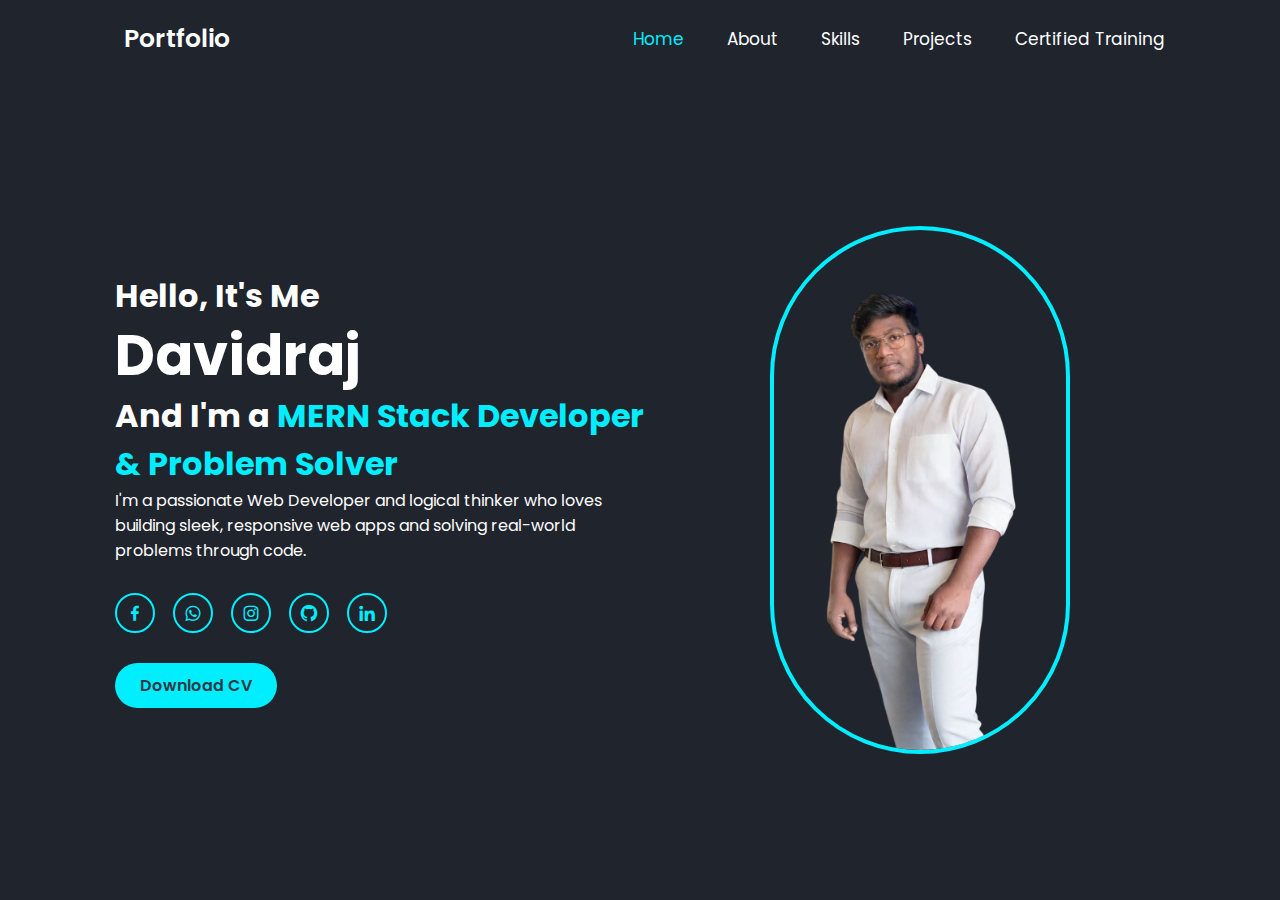
<file: index.html>
<!DOCTYPE html>
<html lang="en">
<head>
  <meta charset="UTF-8" />
  <meta name="viewport" content="width=device-width, initial-scale=1.0"/>
  <title>Responsive Personal Portfolio | Davidraj</title>

  <!-- Boxicons CDN -->
  <link href='https://unpkg.com/boxicons@2.1.4/css/boxicons.min.css' rel='stylesheet'>

  <!-- Custom CSS -->
  <link rel="stylesheet" href="style.css" />
</head>
<body>

  <!-- Header -->
  <header class="header">
    
   <pre> <a href="#" class="logo"> Portfolio</a></pre>
    <i class='bx bx-menu' id="menu-icon"></i>
    <nav class="navbar">
      <a href="#home" class="active">Home</a>
      <a href="About.html">About</a>
      <a href="Skills.html">Skills</a>
      <a href="projects.html">Projects</a>
      <a href="certified.html">Certified Training</a>
    </nav>
  </header>

  <!-- Home Section -->
  <section class="home" id="home">
    <div class="home-content">
      <h3>Hello, It's Me</h3>
      <h1>Davidraj</h1>
      <h3>And I'm a <span>MERN Stack Developer & Problem Solver</span></h3>
      <p>I'm a passionate Web Developer and logical thinker who loves building sleek, responsive web apps and solving real-world problems through code.</p>

      <!-- Social Media Icons -->
      <div class="social-media">
        <a href="https://www.facebook.com/share/1ArXm74SzN/" target="_blank"><i class='bx bxl-facebook'></i></a>
        <a href="https://wa.me/qr/5TWKZUNO3TZRA1" target="_blank"><i class='bx bxl-whatsapp'></i></a>
        <a href="https://www.instagram.com/davidraj_319?igsh=dHQ4cHNyd3F3ejhp" target="_blank"><i class='bx bxl-instagram'></i></a>
        <a href="https://github.com/davidraj6302" target="_blank"><i class='bx bxl-github'></i></a>
        <a href="https://www.linkedin.com/in/devid-raju-0505252b2" target="_blank"><i class='bx bxl-linkedin'></i></a>
      </div>

      <!-- Download CV Button -->
      <a href="David_web development.pdf" class="btn">Download CV</a>
    </div>

    <div class="home-img">
      <img src="my photo.png" alt="Davidraj Photo" />
    </div>
  </section>
<script src="script.js"></script>
</body>
</html>
</file>
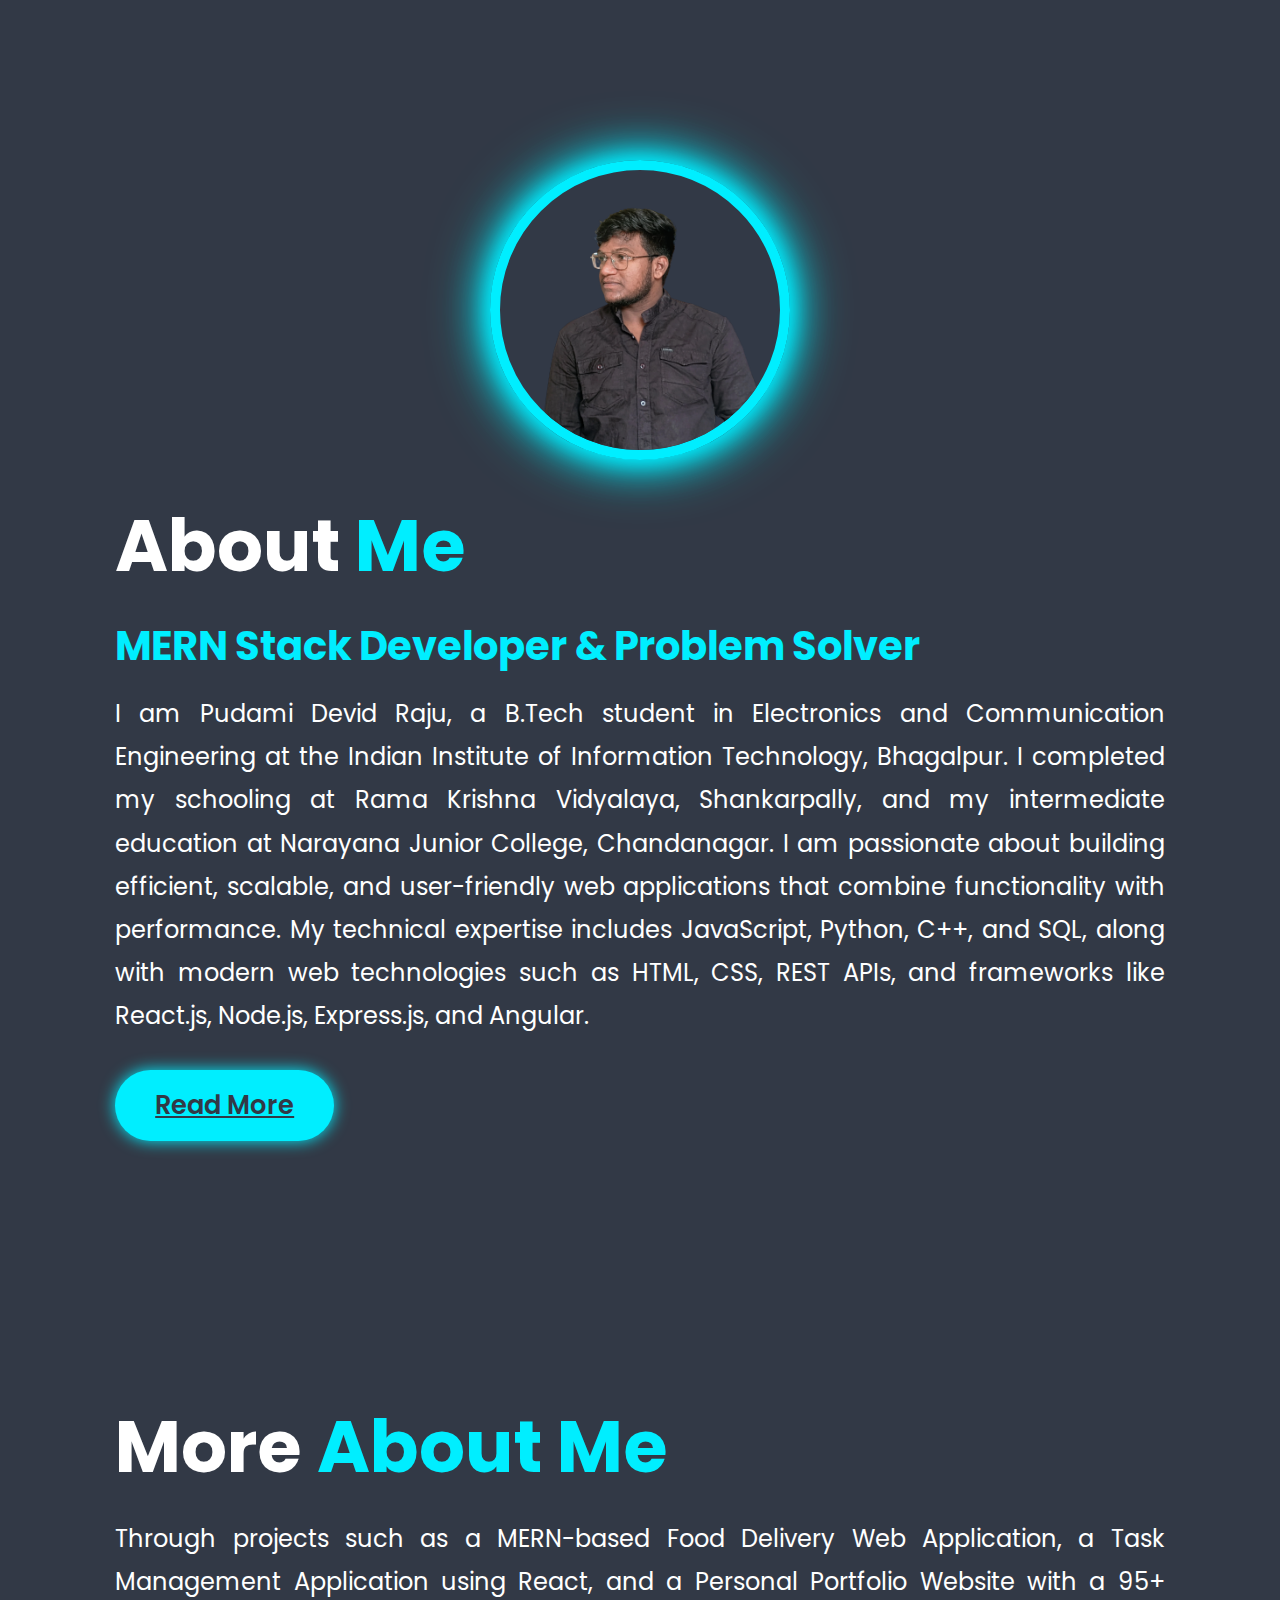
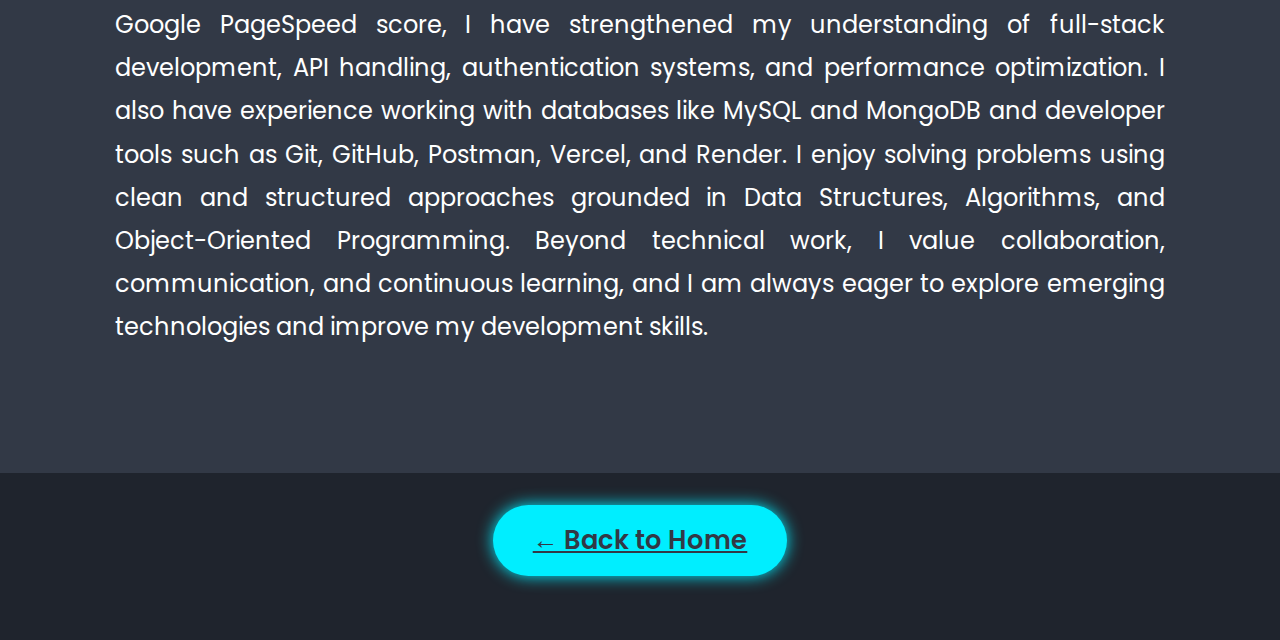
<file: About.html>
<!DOCTYPE html>
<html lang="en">
<head>
  <meta charset="UTF-8" />
  <meta name="viewport" content="width=device-width, initial-scale=1.0" />
  <title>About Me | Davidraj</title>
  <link rel="stylesheet" href="About.css" />
  <!-- Boxicons (optional) -->
  <link href="https://unpkg.com/boxicons@2.1.4/css/boxicons.min.css" rel="stylesheet" />
</head>
<body>

  <!-- About Section -->
  <section class="about" id="about">
    <div class="about-img">
      <img src="about image.png" alt="My Profile Picture" />
    </div>

    <div class="about-content">
      <h2 class="heading">About <span>Me</span></h2>
      <h3>MERN Stack Developer & Problem Solver</h3>
      <p>
        I am Pudami Devid Raju, a B.Tech student in Electronics and Communication Engineering at the Indian Institute of Information Technology, Bhagalpur. I completed my schooling at Rama Krishna Vidyalaya, Shankarpally, and my intermediate education at Narayana Junior College, Chandanagar.

I am passionate about building efficient, scalable, and user-friendly web applications that combine functionality with performance. My technical expertise includes JavaScript, Python, C++, and SQL, along with modern web technologies such as HTML, CSS, REST APIs, and frameworks like React.js, Node.js, Express.js, and Angular.
      </p>
      <a href="#more-about" class="btn">Read More</a>
    </div>
  </section>

  <!-- Extended More About Section -->
  <section class="about" id="more-about">
    <div class="about-content">
      <h2 class="heading">More <span>About Me</span></h2>
      <p>
       Through projects such as a MERN-based Food Delivery Web Application, a Task Management Application using React, and a Personal Portfolio Website with a 95+ Google PageSpeed score, I have strengthened my understanding of full-stack development, API handling, authentication systems, and performance optimization.

I also have experience working with databases like MySQL and MongoDB and developer tools such as Git, GitHub, Postman, Vercel, and Render.

I enjoy solving problems using clean and structured approaches grounded in Data Structures, Algorithms, and Object-Oriented Programming. Beyond technical work, I value collaboration, communication, and continuous learning, and I am always eager to explore emerging technologies and improve my development skills.
      </p>
    </div>
  </section>

  <!-- Back to Home Button -->
  <div class="back-btn">
    <a href="index.html" class="btn">← Back to Home</a>
  </div>

</body>
</html>
</file>
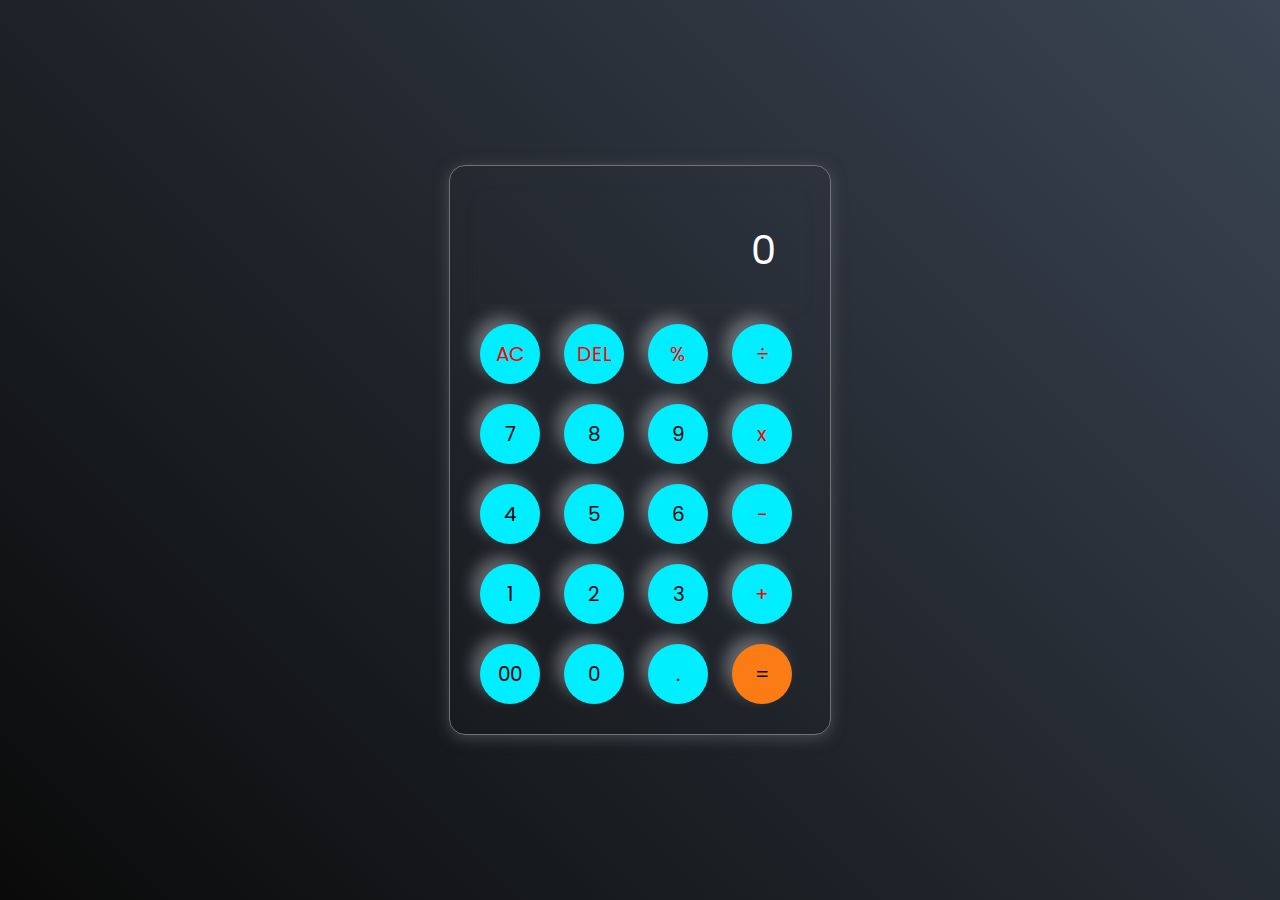
<file: calculator.html>
<!DOCTYPE html>
<html lang="en">
<head>
    <meta charset="UTF-8">
    <meta name="viewport" content="width=device-width, initial-scale=1.0">
    <title>Calculator</title>
    <link rel="stylesheet" href="calculator.css">
</head>
<body>
   <div class="calculator">
        <input type="text" placeholder="0" id="inputBox">
        <div>
            <button class="operator">AC</button>
            <button class="operator">DEL</button>
            <button class="operator">%</button>
            <button class="operator">÷</button>
        </div>
        <div>
            <button>7</button>
            <button>8</button>
            <button>9</button>
            <button class="operator">x</button>
        </div>
        <div>
            <button>4</button>
            <button>5</button>
            <button>6</button>
            <button class="operator">-</button>
        </div>
        <div>
            <button>1</button>
            <button>2</button>
            <button>3</button>
            <button class="operator">+</button>
        </div>
        <div>
            <button>00</button>
            <button>0</button>
            <button>.</button>
            <button class="equalbtn">=</button>
        </div>
   </div>
   <script src="claculator.js"></script>
</body>
</html>
</file>
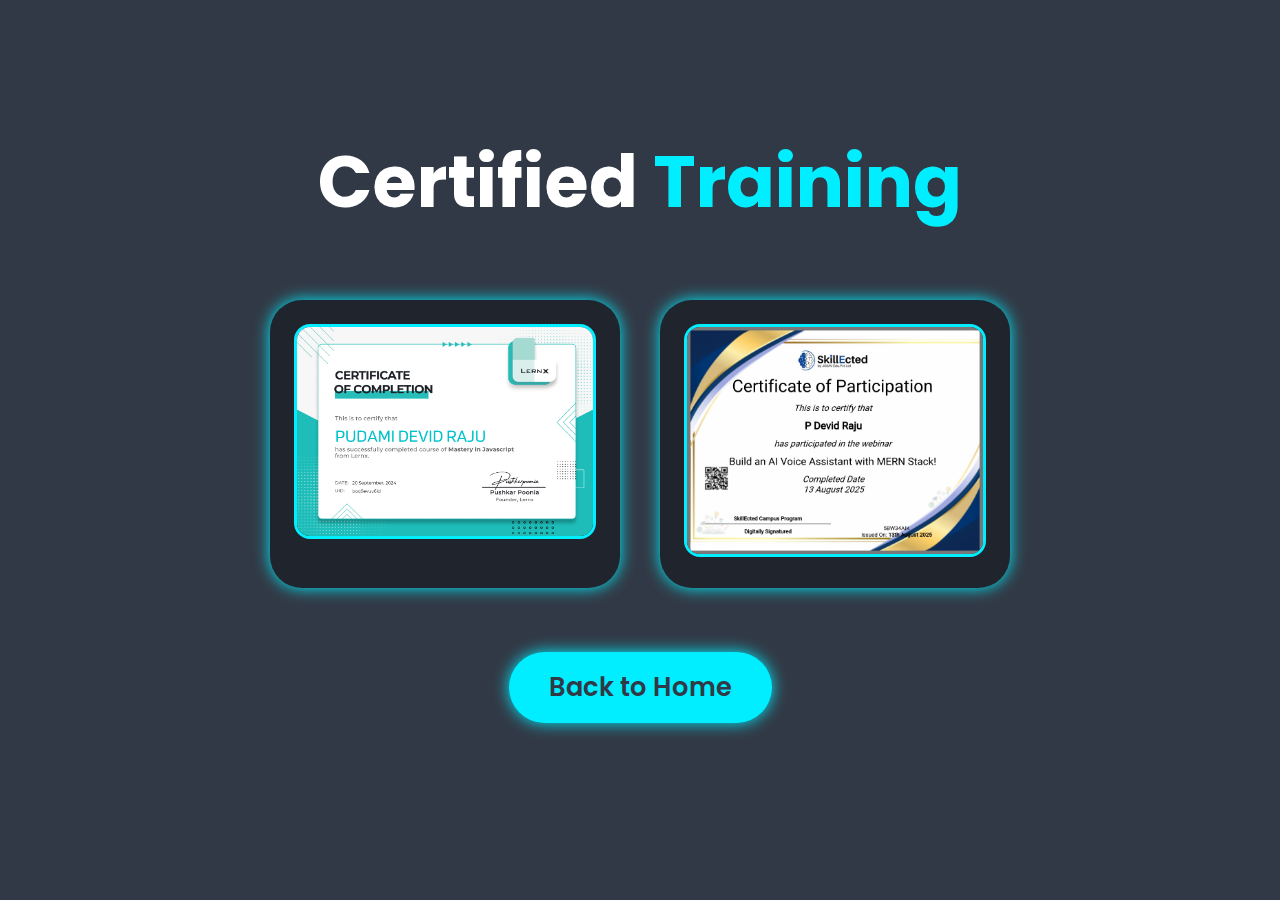
<file: certified.html>
<!DOCTYPE html>
<html lang="en">
<head>
    <meta charset="UTF-8">
    <meta name="viewport" content="width=device-width, initial-scale=1.0">
    <title>Certified Training | Davidraj</title>
    <link rel="stylesheet" href="certified.css">
</head>
<body>

    <section id="certified">
        <h2 class="heading">Certified <span>Training</span></h2>

        <div class="certificates-container">
            <div class="certificate-box">
                <a href="javascript certificate.png" target="_blank">
                    <img src="javascript certificate.png" alt="JavaScript Certification - Lernx">
                </a>
            </div>
            <div class="certificate-box">
                <a href="voice asistant certificate.png" target="_blank">
                    <img src="voice asistant certificate.png" alt="voice assistant">
                </a>
            </div>
           
        </div>

        <a href="index.html" class="back-button">Back to Home</a>
    </section>

</body>
</html>
</file>
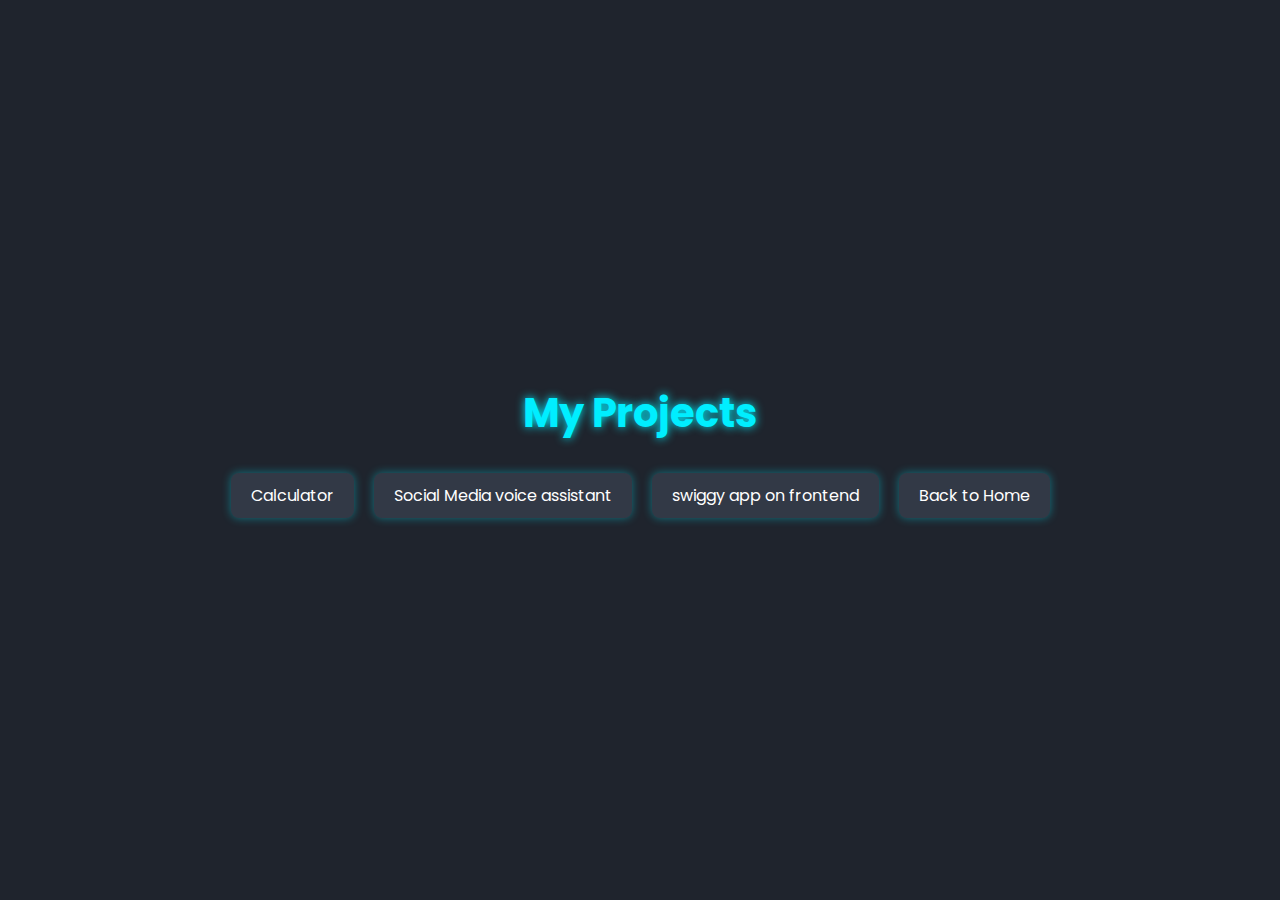
<file: projects.html>
<!DOCTYPE html>
<html lang="en">
<head>
    <meta charset="UTF-8">
    <meta name="viewport" content="width=device-width, initial-scale=1.0">
    <title>Projects</title>
    <link rel="stylesheet" href="project.css">
</head>
<body>
    <div class="container">
        <h1>My Projects</h1>
        <div class="links">
            <a href="calculator.html" class="btn">Calculator</a>
            <a href="https://davidraj6302.github.io/SM-voice-assistant/" class="btn">Social Media voice assistant</a>
            <a href="https://swiggy-client-side-react.vercel.app/"  class="btn">swiggy app on frontend</a>
            <a href="index.html" class="btn">Back to Home</a>
        </div>
    </div>
</body>
</html>
</file>
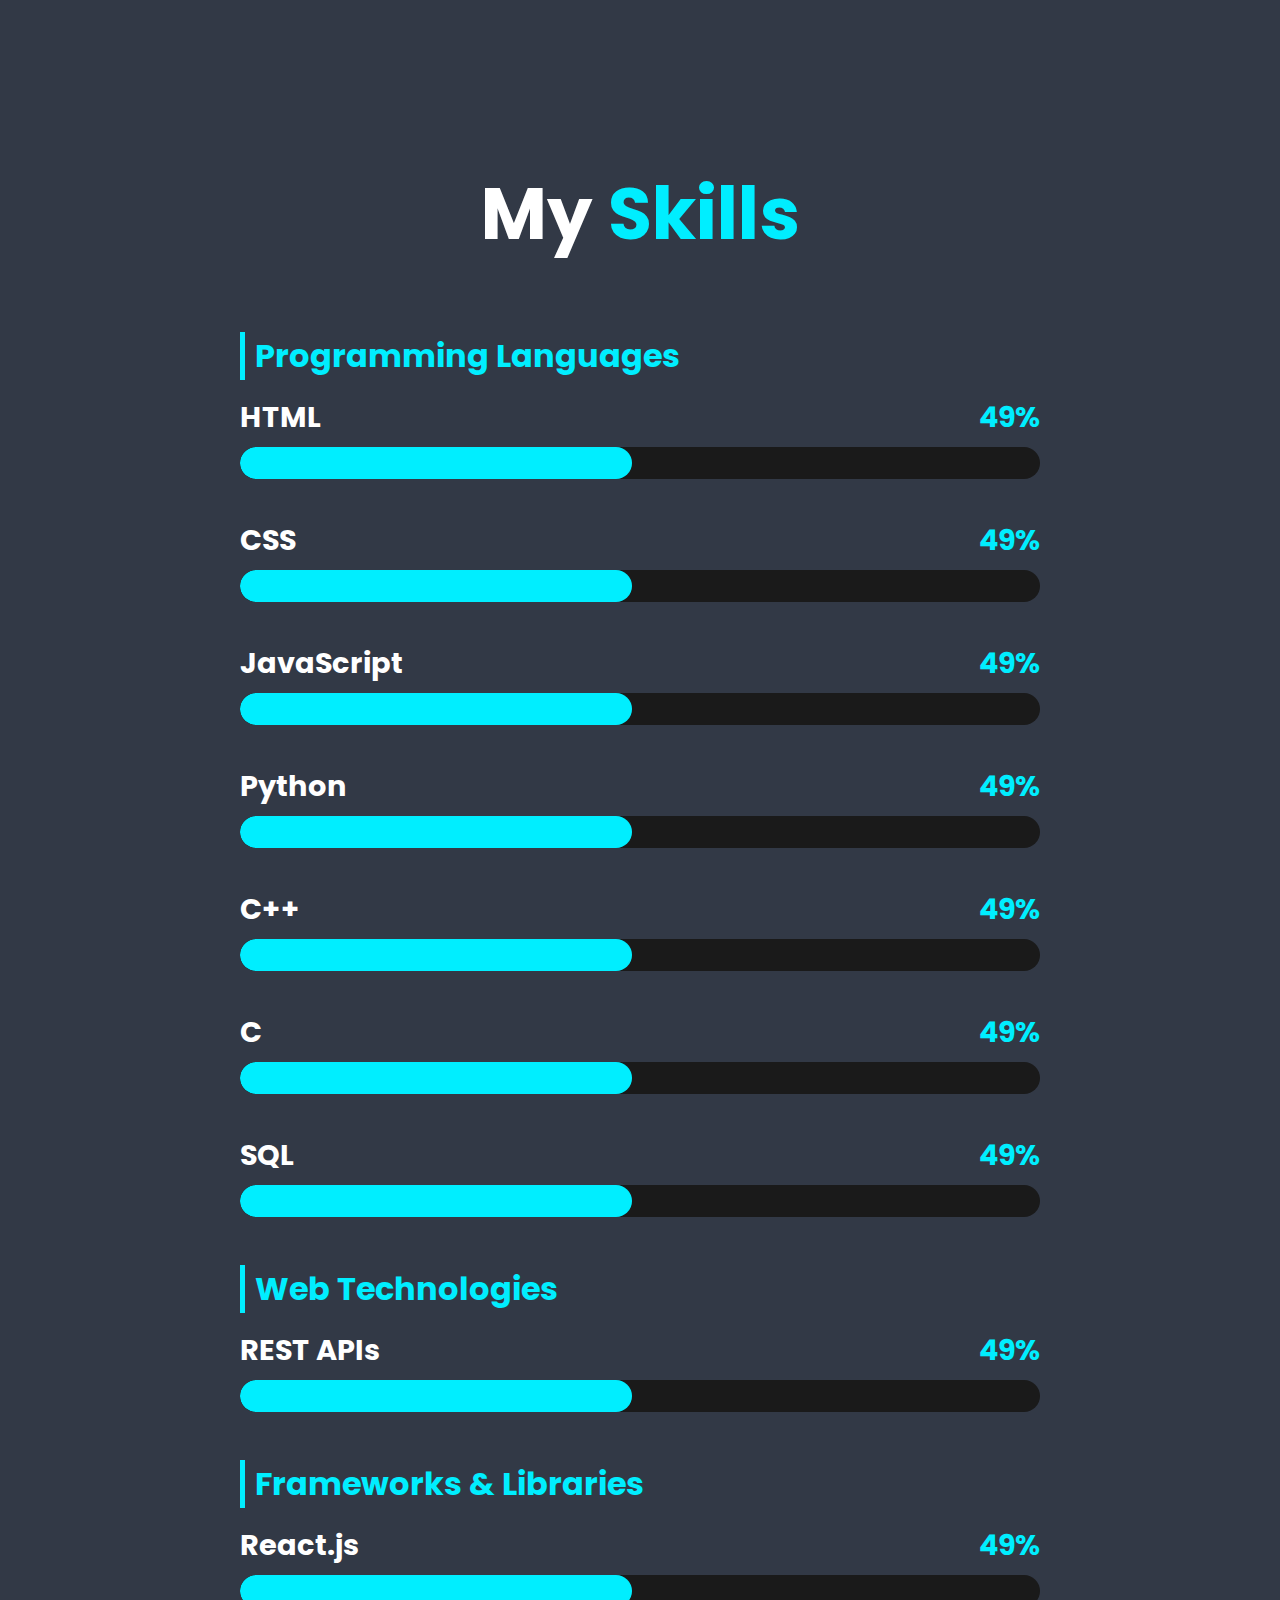
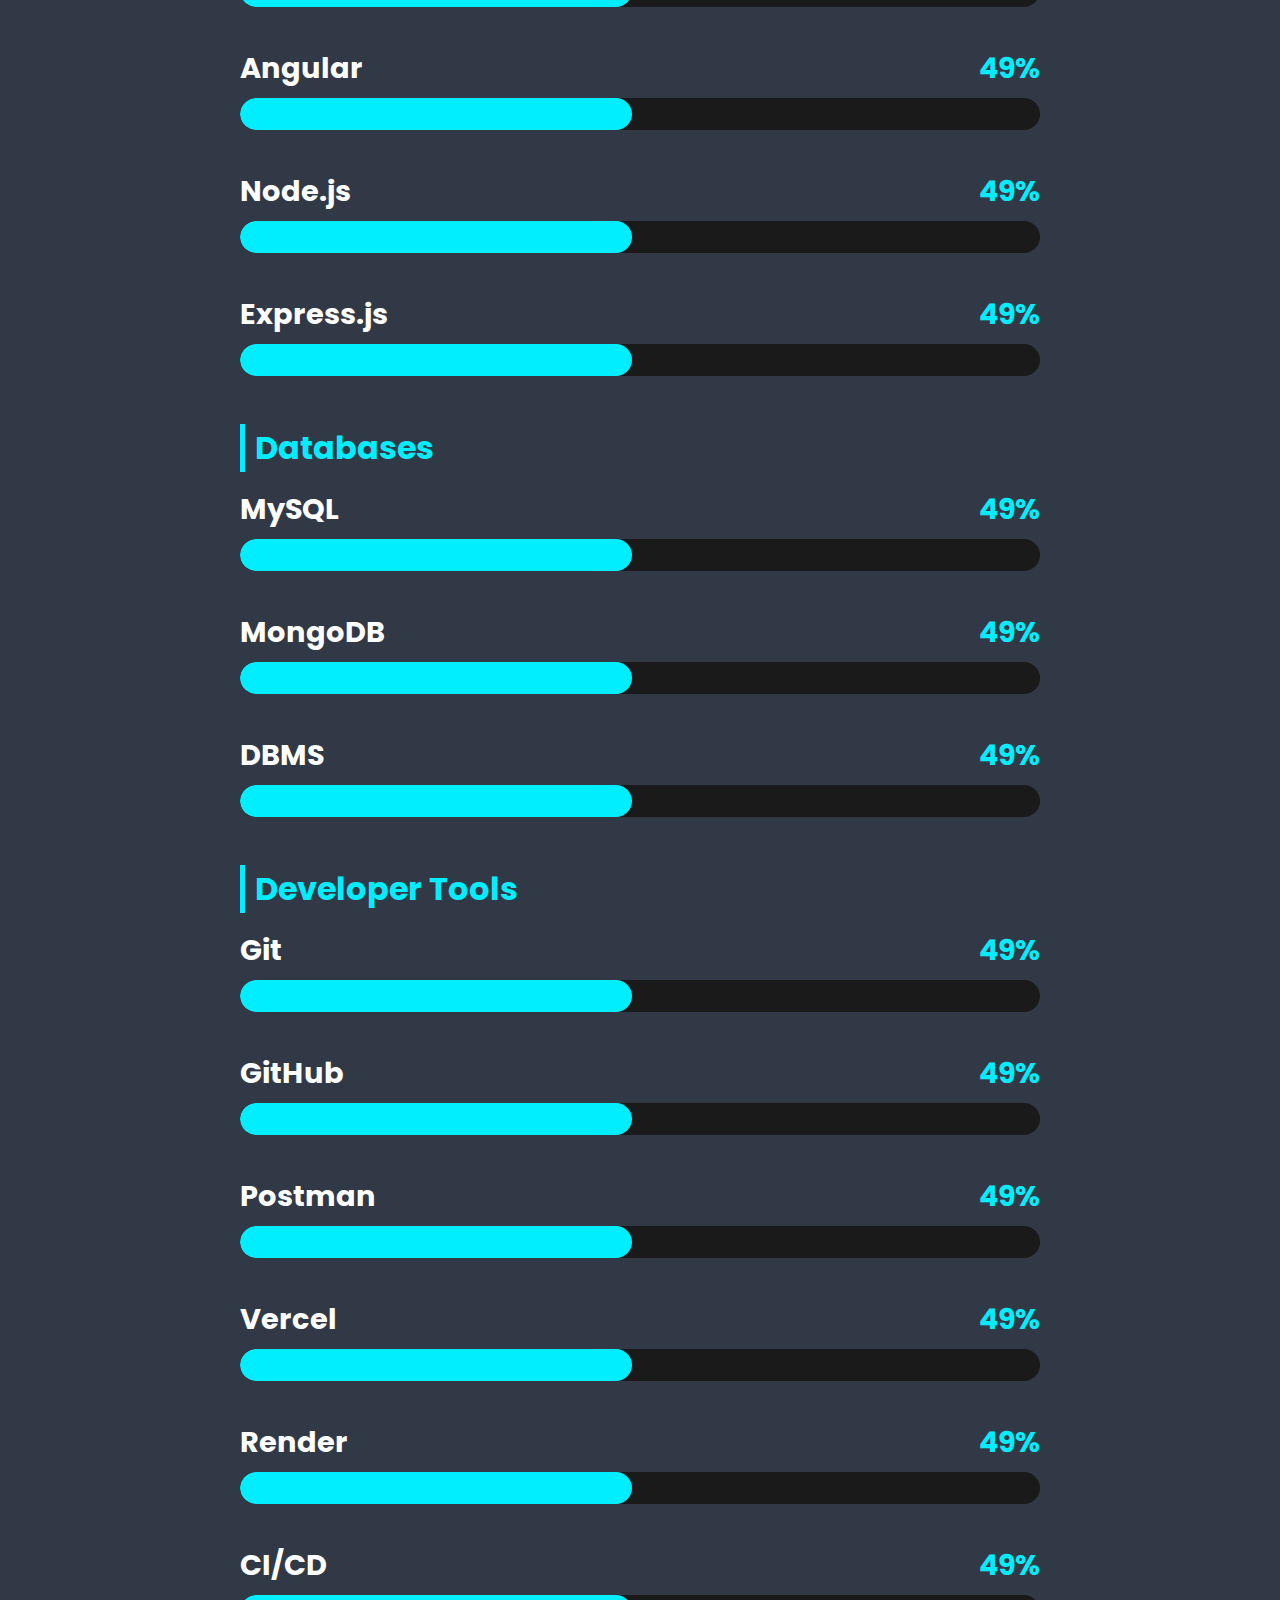
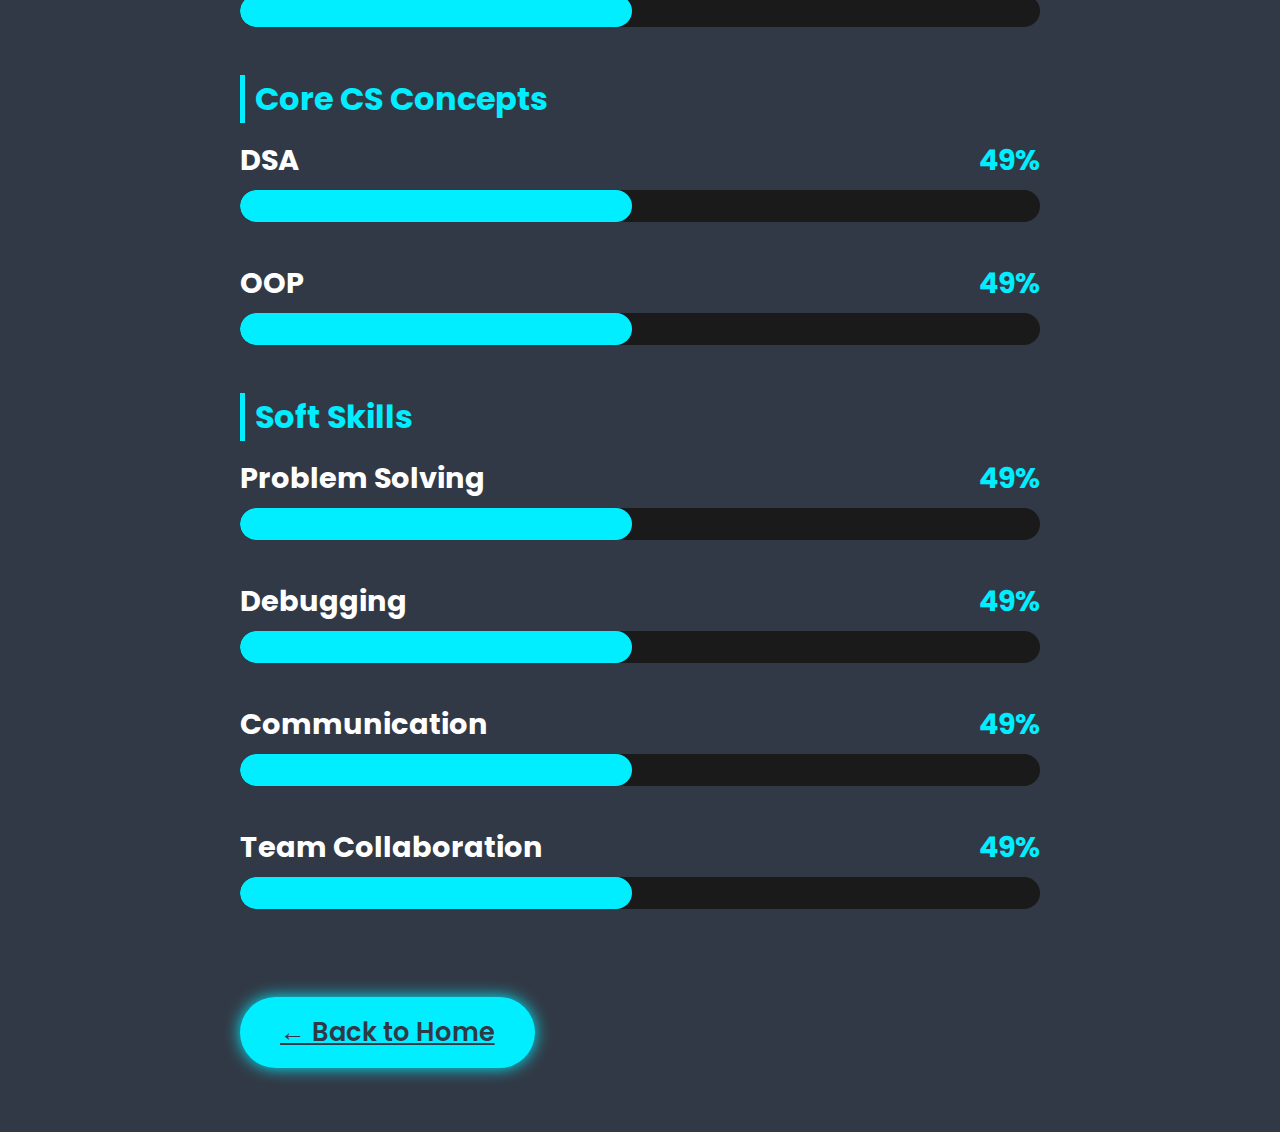
<file: Skills.html>
<!DOCTYPE html>
<html lang="en">
<head>
  <meta charset="UTF-8" />
  <meta name="viewport" content="width=device-width, initial-scale=1.0"/>
  <title>Skills | Davidraj</title>
  <link rel="stylesheet" href="Skills.css" />
  <link href="https://unpkg.com/boxicons@2.1.4/css/boxicons.min.css" rel="stylesheet"/>
</head>
<body>

  <section class="skills" id="skills">
  <div class="skills-content">
    <h2 class="heading">My <span>Skills</span></h2>

    <!-- Programming Languages -->
    <h4 class="category">Programming Languages</h4>

    <div class="skill-bar" data-percent="80">
      <h3>HTML <span class="percent">0%</span></h3>
      <div class="bar"><div class="progress"></div></div>
    </div>

    <div class="skill-bar" data-percent="70">
      <h3>CSS <span class="percent">0%</span></h3>
      <div class="bar"><div class="progress"></div></div>
    </div>

    <div class="skill-bar" data-percent="50">
      <h3>JavaScript <span class="percent">0%</span></h3>
      <div class="bar"><div class="progress"></div></div>
    </div>

    <div class="skill-bar" data-percent="65">
      <h3>Python <span class="percent">0%</span></h3>
      <div class="bar"><div class="progress"></div></div>
    </div>

    <div class="skill-bar" data-percent="60">
      <h3>C++ <span class="percent">0%</span></h3>
      <div class="bar"><div class="progress"></div></div>
    </div>

    <div class="skill-bar" data-percent="60">
      <h3>C <span class="percent">0%</span></h3>
      <div class="bar"><div class="progress"></div></div>
    </div>

    <div class="skill-bar" data-percent="60">
      <h3>SQL <span class="percent">0%</span></h3>
      <div class="bar"><div class="progress"></div></div>
    </div>

    <!-- Web Technologies -->
    <h4 class="category">Web Technologies</h4>

    <div class="skill-bar" data-percent="70">
      <h3>REST APIs <span class="percent">0%</span></h3>
      <div class="bar"><div class="progress"></div></div>
    </div>

    <!-- Frameworks -->
    <h4 class="category">Frameworks & Libraries</h4>

    <div class="skill-bar" data-percent="50">
      <h3>React.js <span class="percent">0%</span></h3>
      <div class="bar"><div class="progress"></div></div>
    </div>

    <div class="skill-bar" data-percent="55">
      <h3>Angular <span class="percent">0%</span></h3>
      <div class="bar"><div class="progress"></div></div>
    </div>

    <div class="skill-bar" data-percent="60">
      <h3>Node.js <span class="percent">0%</span></h3>
      <div class="bar"><div class="progress"></div></div>
    </div>

    <div class="skill-bar" data-percent="58">
      <h3>Express.js <span class="percent">0%</span></h3>
      <div class="bar"><div class="progress"></div></div>
    </div>

    <!-- Databases -->
    <h4 class="category">Databases</h4>

    <div class="skill-bar" data-percent="65">
      <h3>MySQL <span class="percent">0%</span></h3>
      <div class="bar"><div class="progress"></div></div>
    </div>

    <div class="skill-bar" data-percent="60">
      <h3>MongoDB <span class="percent">0%</span></h3>
      <div class="bar"><div class="progress"></div></div>
    </div>

    <div class="skill-bar" data-percent="70">
      <h3>DBMS <span class="percent">0%</span></h3>
      <div class="bar"><div class="progress"></div></div>
    </div>

    <!-- Tools -->
    <h4 class="category">Developer Tools</h4>

    <div class="skill-bar" data-percent="75">
      <h3>Git <span class="percent">0%</span></h3>
      <div class="bar"><div class="progress"></div></div>
    </div>

    <div class="skill-bar" data-percent="70">
      <h3>GitHub <span class="percent">0%</span></h3>
      <div class="bar"><div class="progress"></div></div>
    </div>

    <div class="skill-bar" data-percent="65">
      <h3>Postman <span class="percent">0%</span></h3>
      <div class="bar"><div class="progress"></div></div>
    </div>

    <div class="skill-bar" data-percent="60">
      <h3>Vercel <span class="percent">0%</span></h3>
      <div class="bar"><div class="progress"></div></div>
    </div>

    <div class="skill-bar" data-percent="55">
      <h3>Render <span class="percent">0%</span></h3>
      <div class="bar"><div class="progress"></div></div>
    </div>

    <div class="skill-bar" data-percent="50">
      <h3>CI/CD <span class="percent">0%</span></h3>
      <div class="bar"><div class="progress"></div></div>
    </div>

    <!-- Core Concepts -->
    <h4 class="category">Core CS Concepts</h4>

    <div class="skill-bar" data-percent="70">
      <h3>DSA <span class="percent">0%</span></h3>
      <div class="bar"><div class="progress"></div></div>
    </div>

    <div class="skill-bar" data-percent="70">
      <h3>OOP <span class="percent">0%</span></h3>
      <div class="bar"><div class="progress"></div></div>
    </div>

    <!-- Soft Skills -->
    <h4 class="category">Soft Skills</h4>

    <div class="skill-bar" data-percent="80">
      <h3>Problem Solving <span class="percent">0%</span></h3>
      <div class="bar"><div class="progress"></div></div>
    </div>

    <div class="skill-bar" data-percent="75">
      <h3>Debugging <span class="percent">0%</span></h3>
      <div class="bar"><div class="progress"></div></div>
    </div>

    <div class="skill-bar" data-percent="85">
      <h3>Communication <span class="percent">0%</span></h3>
      <div class="bar"><div class="progress"></div></div>
    </div>

    <div class="skill-bar" data-percent="80">
      <h3>Team Collaboration <span class="percent">0%</span></h3>
      <div class="bar"><div class="progress"></div></div>
    </div>

    <a href="index.html" class="btn">← Back to Home</a>
  </div>
</section>

  <script src="skills.js"></script>
</body>
</html>
</file>
<file: style.css>
@import url('https://fonts.googleapis.com/css2?family=Poppins:wght@300;400;500;600;700;800;900&display=swap');

* {
    margin: 0;
    padding: 0;
    box-sizing: border-box;
    text-decoration: none;
    border: none;
    outline: none;
    scroll-behavior: smooth;
    font-family: 'Poppins', sans-serif;
}

:root {
    --bg-color: #1f242d;
    --second-bg-color: #323946;
    --text-color: #fff;
    --main-color: #0ef;
}

html {
    font-size: 62.5%;
    overflow-x: hidden;
}

body {
    background: var(--bg-color);
    color: var(--text-color);
}

section {
    min-height: 100vh;
    padding: 10rem 9% 2rem;
}

.header {
    position: fixed;
    top: 0;
    left: 0;
    width: 100%;
    padding: 2rem 9%;
    background: var(--bg-color);
    display: flex;
    justify-content: space-between;
    align-items: center;
    z-index: 100;
}

.logo {
    font-size: 2.5rem;
    color: var(--text-color);
    font-weight: 600;
    cursor: default;
}

.navbar a {
    font-size: 1.7rem;
    color: var(--text-color);
    margin-left: 4rem;
    transition: .3s;
}

.navbar a:hover,
.navbar a.active {
    color: var(--main-color);
}

#menu-icon {
    font-size: 3.6rem;
    color: var(--text-color);
    display: none;
    cursor: pointer;
}

/* Home section */
.home {
    display: flex;
    justify-content: space-between;
    align-items: center;
    flex-wrap: wrap;
    gap: 2rem;
}

.home-content {
    flex: 1 1 45rem;
}

.home-content h3 {
    font-size: 3.2rem;
    font-weight: 700;
}

.home-content h1 {
    font-size: 5.6rem;
    font-weight: 700;
    line-height: 1.3;
}

span {
    color: var(--main-color);
}

.home-content p {
    font-size: 1.6rem;
}

/* Blinking animation */
@keyframes blink-glow {
    0%, 100% {
        box-shadow: 0 0 5px var(--main-color),
                    0 0 10px var(--main-color),
                    0 0 20px var(--main-color);
    }
    50% {
        box-shadow: 0 0 20px var(--main-color),
                    0 0 40px var(--main-color),
                    0 0 60px var(--main-color);
    }
}

.social-media a {
    display: inline-flex;
    justify-content: center;
    align-items: center;
    width: 4rem;
    height: 4rem;
    background: transparent;
    border: 0.2rem solid var(--main-color);
    border-radius: 50%;
    font-size: 2rem;
    color: var(--main-color);
    margin: 3rem 1.5rem 3rem 0;
    transition: all 0.3s ease;
    animation: blink-glow 1.5s infinite;
}

.social-media a:hover {
    background: var(--main-color);
    color: var(--second-bg-color);
}

/* Button with blinking */
.btn {
    display: inline-block;
    padding: 1rem 2.5rem;
    background: var(--main-color);
    color: var(--second-bg-color);
    border-radius: 4rem;
    font-size: 1.6rem;
    font-weight: 600;
    animation: blink-glow 1.5s infinite;
    transition: .3s;
}

.btn:hover {
    box-shadow: none;
}

/* Profile image with blinking border */
.home-img {
    flex: 1 1 40rem;
    display: flex;
    justify-content: center;
}

.home-img img {
    width: 100%;
    max-width: 300px;
    height: auto;
    border-radius: 20rem;
    border: 4px solid var(--main-color);
    animation: blink-glow 1.5s infinite;
    transition: 0.3s;
}

/* Responsive */
@media (max-width: 768px) {
    #menu-icon {
        display: block;
    }

    .navbar {
        position: absolute;
        top: 100%;
        left: 0;
        width: 100%;
        background: var(--bg-color);
        display: none;
        flex-direction: column;
        text-align: center;
    }

    .navbar.active {
        display: flex;
    }

    .navbar a {
        margin: 2rem 0;
    }

    .home {
        flex-direction: column;
        text-align: center;
    }

    .home-img img {
        width: 70%;
    }
}
</file>
<file: About.css>
@import url('https://fonts.googleapis.com/css2?family=Poppins:wght@300;400;500;600;700;800;900&display=swap');

:root {
  --bg-color: #1f242d;
  --second-bg-color: #323946;
  --text-color: #fff;
  --main-color: #0ef;
}

* {
  margin: 0;
  padding: 0;
  box-sizing: border-box;
  font-family: 'Poppins', sans-serif;
  scroll-behavior: smooth;
}

body {
  background: var(--bg-color);
  color: var(--text-color);
}

section {
  min-height: 100vh;
  padding: 10rem 9% 2rem;
}

.about {
  display: flex;
  justify-content: center;
  align-items: center;
  flex-wrap: wrap;
  gap: 2rem;
  background: var(--second-bg-color);
}

.about-img {
  flex: 1 1 35rem;
  display: flex;
  justify-content: center;
}

.about-img img {
  width: 100%;
  max-width: 300px;
  border-radius: 20rem;
  border: 10px solid var(--main-color);
  box-shadow: 0 0 20px var(--main-color),
              0 0 40px var(--main-color),
              0 0 60px var(--main-color);
  animation: blink-glow 1.5s infinite;
  transition: 0.3s;
}

.about-content {
  flex: 2 2 100rem;
}

.heading {
  font-size: 4.5rem;
  font-weight: 700;
  margin-bottom: 1rem;
}

.heading span {
  color: var(--main-color);
}

.about-content h3 {
  font-size: 2.5rem;
  color: var(--main-color);
  margin-bottom: 1rem;
}

.about-content p {
  font-size: 1.5rem;
  line-height: 1.8;
  margin-bottom: 2rem;
  text-align: justify;
}

.btn {
  display: inline-block;
  padding: 1rem 2.5rem;
  background: var(--main-color);
  color: var(--second-bg-color);
  border-radius: 4rem;
  font-size: 1.6rem;
  font-weight: 600;
  box-shadow: 0 0 1rem var(--main-color);
  transition: 0.3s ease;
  animation: blink-glow 1.5s infinite;
}

.btn:hover {
  box-shadow: none;
}

.back-btn {
  display: flex;
  justify-content: center;
  margin-top: 2rem;
  margin-bottom: 4rem;
}

/* Responsive */
@media (max-width: 768px) {
  .about {
    flex-direction: column;
    text-align: center;
  }

  .about-img img {
    width: 70%;
  }

  .heading {
    font-size: 3.5rem;
  }

  .about-content h3 {
    font-size: 2rem;
  }

  .about-content p {
    font-size: 1.5rem;
  }
}

/* Blinking Glow Animation */
@keyframes blink-glow {
  0% {
    box-shadow: 0 0 10px var(--main-color),
                0 0 20px var(--main-color),
                0 0 30px var(--main-color);
  }
  50% {
    box-shadow: 0 0 2px var(--main-color),
                0 0 5px var(--main-color),
                0 0 10px var(--main-color);
  }
  100% {
    box-shadow: 0 0 10px var(--main-color),
                0 0 20px var(--main-color),
                0 0 30px var(--main-color);
  }
}
</file>
<file: calculator.css>
@import url('https://fonts.googleapis.com/css?family=Poppins:wght@500&display=swap');

* {
    margin: 0;
    padding: 0;
    box-sizing: border-box;
    font-family: 'Poppins', sans-serif;
}
body {
    width: 100%;
    height: 100vh;
    display: flex;
    justify-content: center;
    align-items: center;
    background: linear-gradient(45deg, #0a0a0a, #3a4452);
}
.calculator {
    border: 1px solid #717377;
    padding: 20px;
    border-radius: 16px;
    background: transparent;
    box-shadow: 0px 3px 15px rgba(113, 115, 119, 0.5);
}
input {
    width: 320px;
    border: none;
    padding: 24px;
    margin: 10px;
    background: transparent;
    box-shadow: 0px 3px 15px rgba(84, 84, 84, 0.1);
    font-size: 40px;
    text-align: right;
    cursor: pointer;
    color: #ffffff;
}
input::placeholder {
    color: #ffffff;
}
button {
    border: none;
    width: 60px;
    height: 60px;
    margin: 10px;
    border-radius: 50%;
    background: #0ef;
    color: #0c0303;
    font-size: 20px;
    box-shadow: -8px -8px 15px rgba(255, 255, 255, 0.3);
    cursor: pointer;
}
.equalbtn {
    background-color: #fb7c14;
}
.operator {
    color: rgb(255, 0, 0);
}
</file>
<file: certified.css>
@import url('https://fonts.googleapis.com/css2?family=Poppins:wght@300;400;500;600;700;800;900&display=swap');

:root {
    --bg-color: #1f242d;
    --second-bg-color: #323946;
    --text-color: #fff;
    --main-color: #0ef;
}

* {
    margin: 0;
    padding: 0;
    box-sizing: border-box;
    font-family: 'Poppins', sans-serif;
    scroll-behavior: smooth;
}

body {
    background: var(--bg-color);
    color: var(--text-color);
}

section {
    min-height: 100vh;
    padding: 8rem 9% 2rem;
    background: var(--second-bg-color);
}

.heading {
    font-size: 4.5rem;
    font-weight: 700;
    text-align: center;
    margin-bottom: 4rem;
}

.heading span {
    color: var(--main-color);
}

.certificates-container {
    display: flex;
    flex-wrap: wrap;
    justify-content: center;
    gap: 2.5rem;
}

.certificate-box {
    background: var(--bg-color);
    border-radius: 2rem;
    padding: 1.5rem;
    box-shadow: 0 0 1rem var(--main-color);
    transition: 0.3s ease;
    max-width: 350px;
}

.certificate-box:hover {
    box-shadow: none;
}

.certificate-box img {
    width: 100%;
    border-radius: 1rem;
    border: 3px solid var(--main-color);
    cursor: pointer;
    transition: transform 0.3s ease;
}

.certificate-box img:hover {
    transform: scale(1.03);
}

.back-button {
    display: block;
    margin: 4rem auto 0;
    padding: 1rem 2.5rem;
    background: var(--main-color);
    color: var(--second-bg-color);
    border-radius: 4rem;
    font-size: 1.6rem;
    font-weight: 600;
    box-shadow: 0 0 1rem var(--main-color);
    transition: 0.3s ease;
    text-align: center;
    text-decoration: none;
    width: fit-content;
}

.back-button:hover {
    box-shadow: none;
}

/* Responsive */
@media (max-width: 768px) {
    .heading {
        font-size: 3.5rem;
    }

    .certificate-box {
        max-width: 90%;
    }
}
</file>
<file: project.css>
@import url('https://fonts.googleapis.com/css2?family=Poppins:wght@300;400;500;600;700;800;900&display=swap');

* {
    margin: 0;
    padding: 0;
    box-sizing: border-box;
    text-decoration: none;
    border: none;
    outline: none;
    scroll-behavior: smooth;
    font-family: 'Poppins', sans-serif;
}

:root {
    --bg-color: #1f242d;
    --second-bg-color: #323946;
    --text-color: #fff;
    --main-color: #0ef;
    --hover-color: #08c4d4;
}

html {
    font-size: 62.5%;
    overflow-x: hidden;
}

body {
    background: var(--bg-color);
    color: var(--text-color);
    display: flex;
    justify-content: center;
    align-items: center;
    height: 100vh;
}

.container {
    text-align: center;
}

h1 {
    font-size: 4rem;
    margin-bottom: 3rem;
    color: var(--main-color);
    text-shadow: 0 0 10px var(--main-color);
}

.links {
    display: flex;
    gap: 2rem;
    justify-content: center;
}

.btn {
    font-size: 1.6rem;
    padding: 1rem 2rem;
    background: var(--second-bg-color);
    color: var(--text-color);
    border-radius: 8px;
    transition: all 0.3s ease;
    box-shadow: 0 0 10px rgba(0, 238, 255, 0.4);
}

.btn:hover {
    background: var(--main-color);
    color: var(--bg-color);
    box-shadow: 0 0 20px var(--main-color);
    transform: scale(1.05);
}









/* ===== Responsive Design for Small Screens ===== */

@media (max-width: 768px) {
    html {
        font-size: 55%;
    }

    body {
        padding: 2rem;
        height: auto;
    }

    .container {
        width: 100%;
    }

    h1 {
        font-size: 3rem;
        margin-bottom: 2rem;
    }

    .links {
        flex-direction: column;
        gap: 1.5rem;
    }

    .btn {
        width: 100%;
        padding: 1.2rem;
        font-size: 1.6rem;
    }
}

@media (max-width: 480px) {
    html {
        font-size: 50%;
    }

    h1 {
        font-size: 2.4rem;
    }

    .btn {
        font-size: 1.4rem;
        padding: 1rem;
    }
}
</file>
<file: Skills.css>
@import url('https://fonts.googleapis.com/css2?family=Poppins:wght@300;400;600;700&display=swap');

:root {
    --bg-color: #1f242d;
    --second-bg-color: #323946;
    --text-color: #fff;
    --main-color: #0ef;
}

* {
    margin: 0;
    padding: 0;
    box-sizing: border-box;
    font-family: 'Poppins', sans-serif;
    scroll-behavior: smooth;
}

body {
    background: var(--bg-color);
    color: var(--text-color);
}

section {
    min-height: 100vh;
    padding: 10rem 9% 4rem;
    background: var(--second-bg-color);
}

.skills-content {
    max-width: 800px;
    margin: auto;
    text-align: left;
}

.heading {
    font-size: 4.5rem;
    font-weight: 700;
    text-align: center;
    margin-bottom: 4rem;
}

.heading span {
    color: var(--main-color);
}

.skill-bar {
    margin-bottom: 2.5rem;
}

.skill-bar h3 {
    font-size: 1.8rem;
    margin-bottom: 0.5rem;
    color: var(--text-color);
}

.skill-bar .percent {
    float: right;
    color: var(--main-color);
}

.bar {
    width: 100%;
    height: 2rem;
    background: #1a1a1a;
    border-radius: 2rem;
    overflow: hidden;
}

.progress {
    height: 100%;
    width: 0%;
    background: var(--main-color);
    animation: blink-glow 1.5s infinite;
    border-radius: 2rem;
    transition: width 1.5s ease-in-out;
}

.btn {
    display: inline-block;
    padding: 1rem 2.5rem;
    margin-top: 3rem;
    background: var(--main-color);
    color: var(--second-bg-color);
    border-radius: 4rem;
    font-size: 1.6rem;
    font-weight: 600;
    box-shadow: 0 0 1rem var(--main-color);
    text-align: center;
    animation: blink-glow 1.5s infinite;
    transition: 0.3s ease;
}

.btn:hover {
    box-shadow: none;
}

/* Blinking Glow Animation */
@keyframes blink-glow {
    0% {
        box-shadow: 0 0 10px var(--main-color),
                    0 0 20px var(--main-color),
                    0 0 30px var(--main-color);
    }
    50% {
        box-shadow: 0 0 2px var(--main-color),
                    0 0 5px var(--main-color),
                    0 0 10px var(--main-color);
    }
    100% {
        box-shadow: 0 0 10px var(--main-color),
                    0 0 20px var(--main-color),
                    0 0 30px var(--main-color);
    }
}

/* Responsive */
@media (max-width: 768px) {
    .heading {
        font-size: 3.5rem;
    }

    .skill-bar h3 {
        font-size: 1.5rem;
    }
}
.category {
    font-size: 2rem;
    margin: 3rem 0 1rem;
    color: var(--main-color);
    border-left: 5px solid var(--main-color);
    padding-left: 10px;
}
</file>
